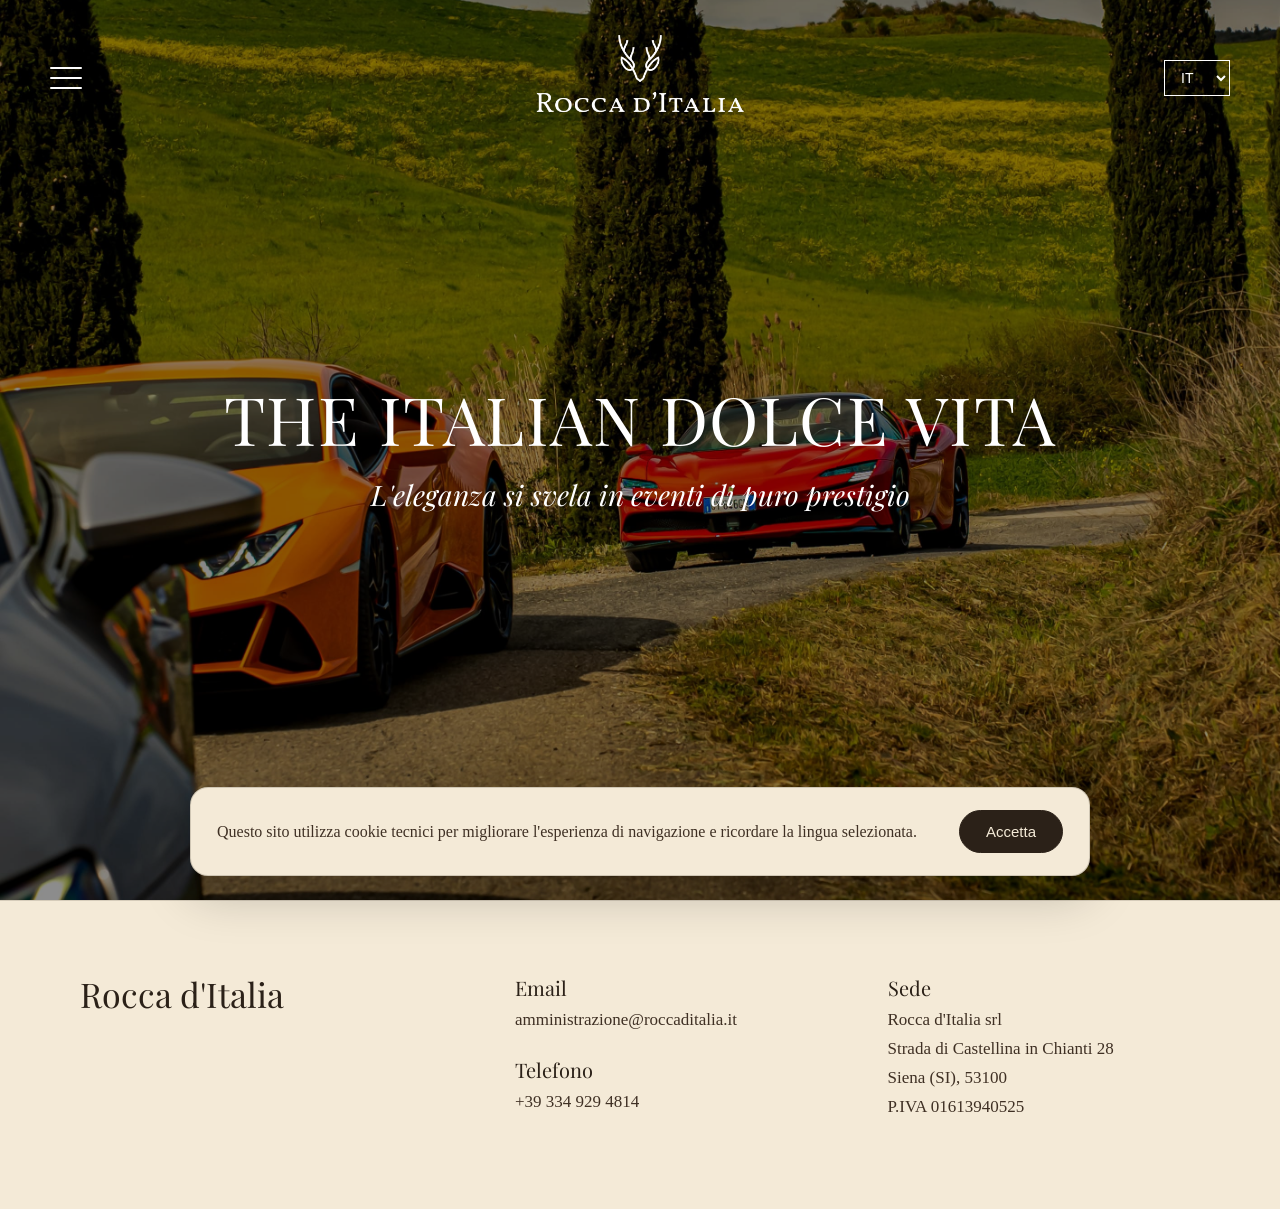
<file: index.html>
<!DOCTYPE html> 
<html lang="it">

<head>
  <meta charset="UTF-8">
  <meta name="viewport" content="width=device-width, initial-scale=1.0">
  <title>Rocca d'Italia</title>

  <link href="https://fonts.googleapis.com/css2?family=Playfair+Display:wght@400;500&display=swap" rel="stylesheet">
  <link rel="stylesheet" href="style.css">
</head>

<body>

  <header class="home-hero">

   <img 
  class="hero-video" 
  src="images/home-hero.jpg" 
  alt="Rocca d'Italia">

    <div class="hero-overlay"></div>

 <div class="top-bar">

  <details class="menu-dropdown">
    <summary class="hamburger-menu" aria-label="Apri menu">
      <span></span>
      <span></span>
      <span></span>
    </summary>

    <nav>
      <a href="index.html">Home</a>
      <a href="chi-siamo.html" data-it="Chi siamo" data-en="About us">Chi siamo</a>
      <a href="esperienze.html" data-it="Esperienze" data-en="Experiences">Esperienze</a>
      <a href="giardino-eden.html">Il Giardino dell'Eden</a>
      <a href="contatti.html" data-it="Contatti" data-en="Contacts">Contatti</a>
    </nav>
  </details>

  <img class="logo" src="images/logo-rocca.webp" alt="Logo Rocca d'Italia">

  <select class="language-selector" id="languageSelect">
    <option value="it">IT</option>
    <option value="en">EN</option>
  </select>

</div>

   <div class="hero-content">
  <h1>THE ITALIAN DOLCE VITA</h1>
  <p 
  class="hero-subtitle"
  data-it="L'eleganza si svela in eventi di puro prestigio"
  data-en="Elegance unfolds through events of pure prestige"
>
</p>
</div>

  </header>
<footer class="site-footer">

  <div class="site-footer-content">

    <div class="footer-brand">
      <h2>Rocca d'Italia</h2>
    </div>

    <div class="footer-contacts">
      <p>
        <strong>Email</strong><br>
        <a href="mailto:amministrazione@roccaditalia.it">amministrazione@roccaditalia.it</a>
      </p>

      <p>
        <strong data-it="Telefono" data-en="Phone number"></strong><br>
        <a href="tel:+393349294814">+39 334 929 4814</a>
      </p>
    </div>

    <div class="footer-address">
      <p>
        <strong data-it="Sede" data-en="Headquarters"></strong><br>
        Rocca d'Italia srl<br>
        Strada di Castellina in Chianti 28<br>
        Siena (SI), 53100<br>
        P.IVA 01613940525
      </p>
    </div>

  </div>

</footer>
  <script src="script.js"></script>

</body>

</html>
</file>
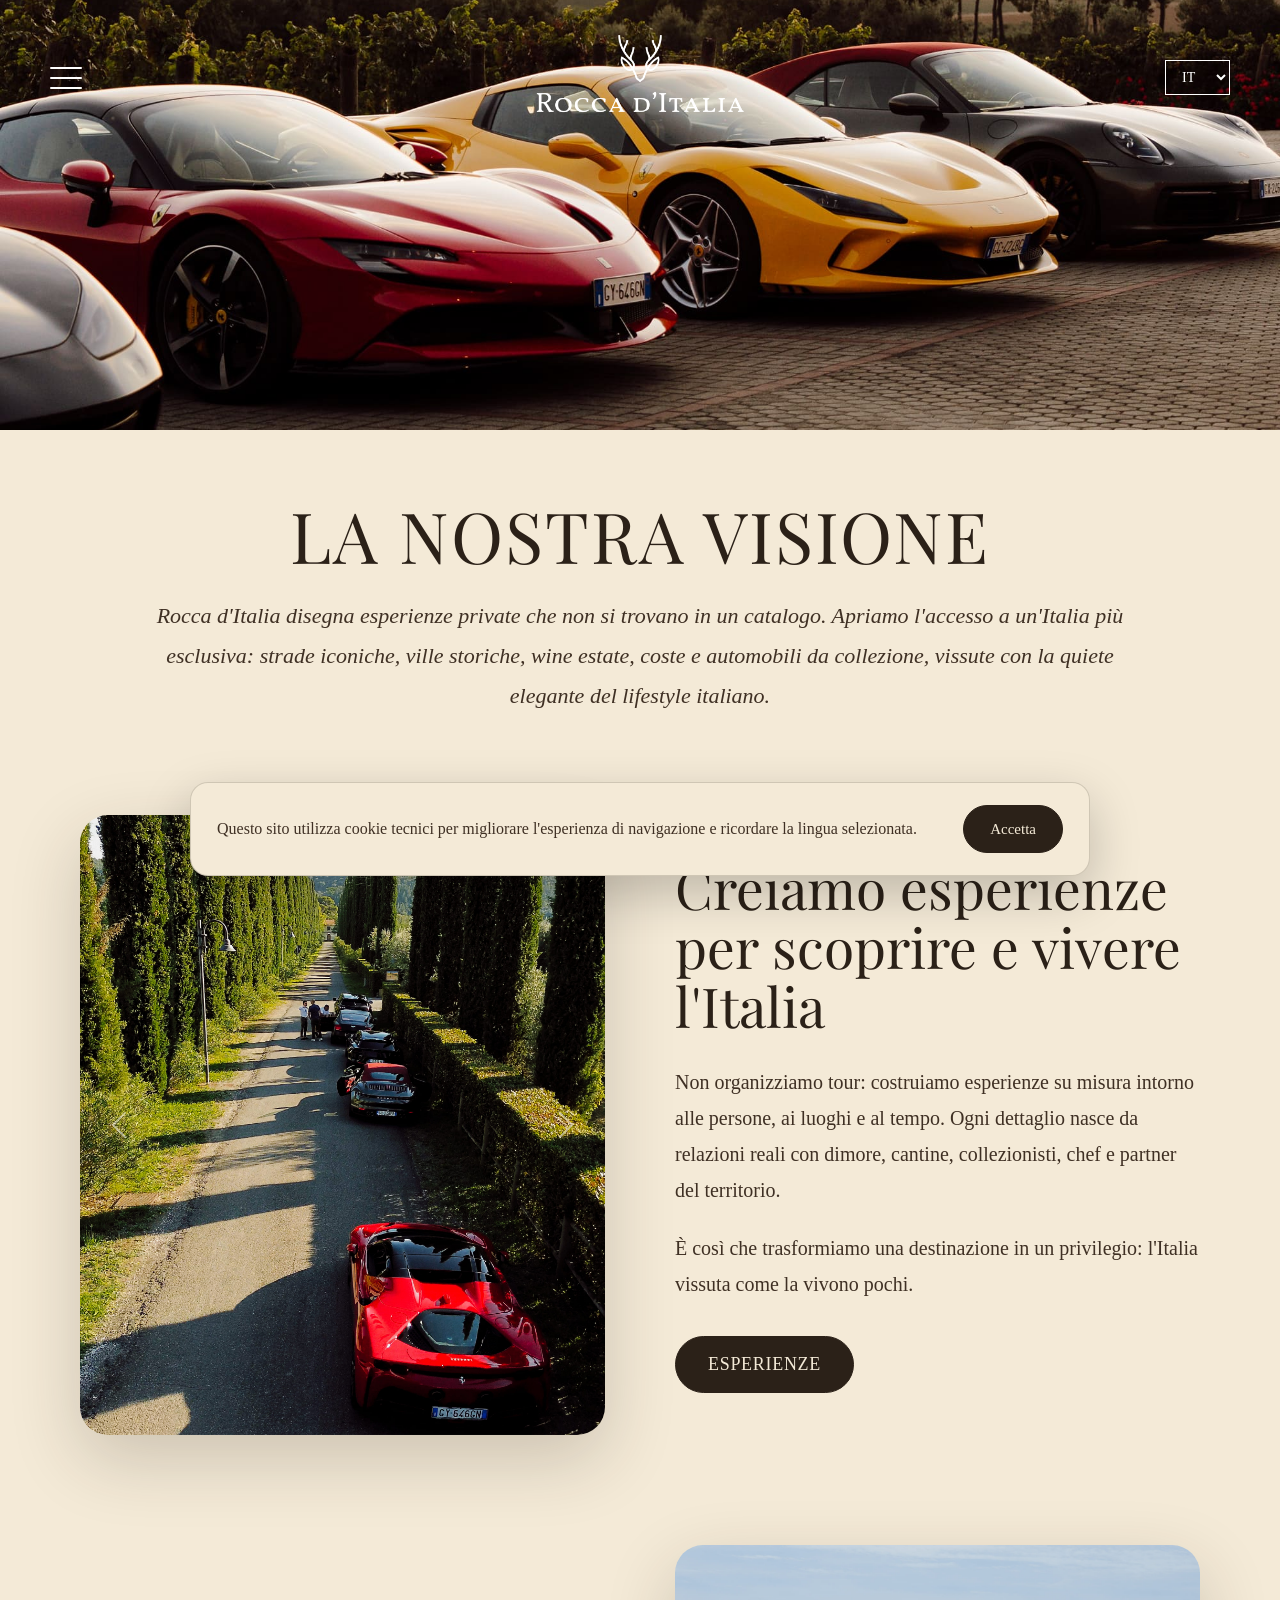
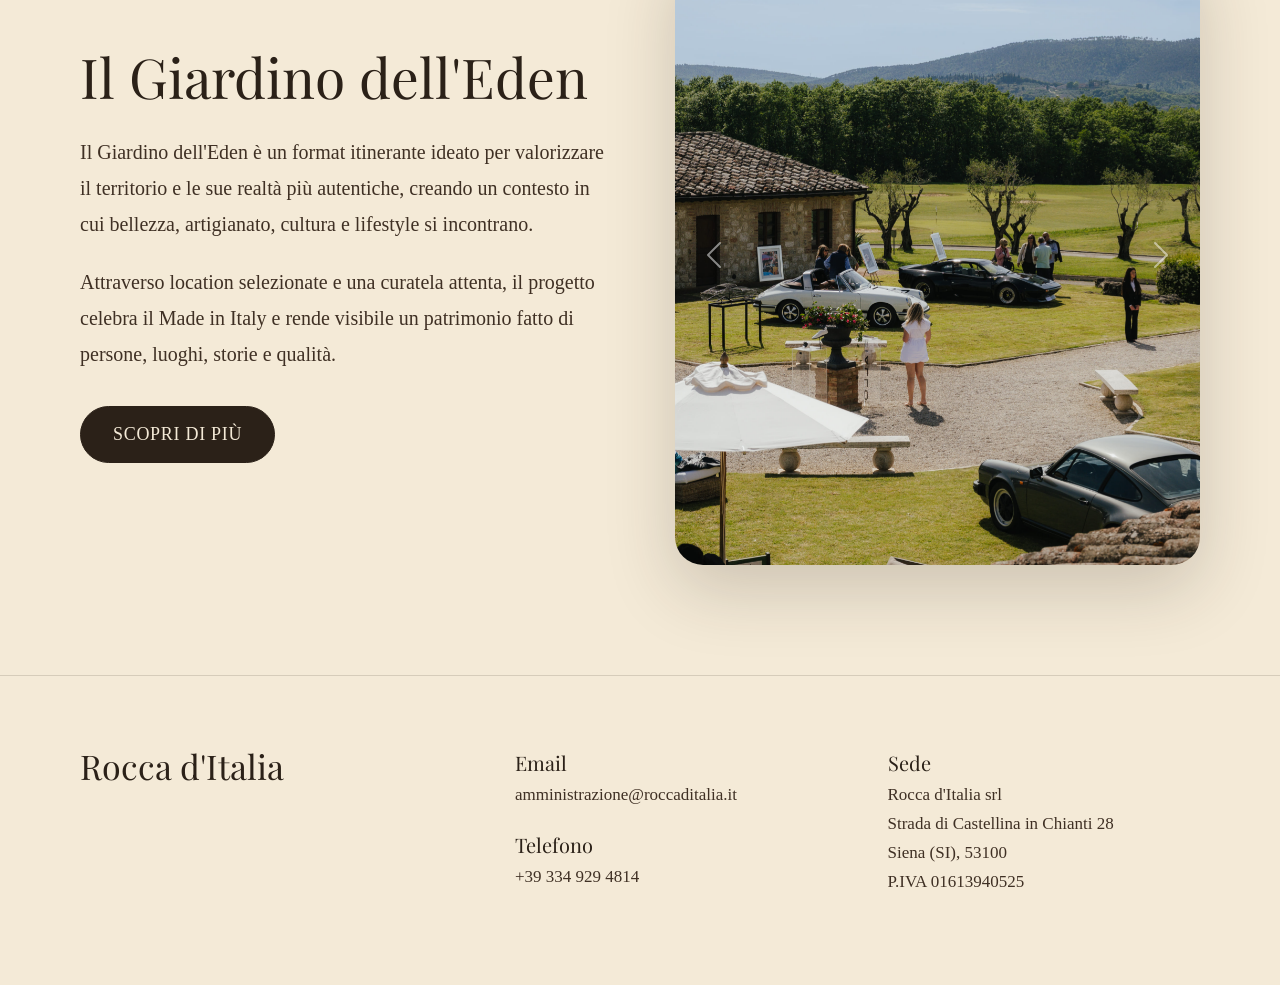
<file: chi-siamo.html>
<!DOCTYPE html>
<html lang="it">

<head>
  <meta charset="UTF-8">
  <meta name="viewport" content="width=device-width, initial-scale=1.0">
  <title>Chi siamo | Rocca d'Italia</title>

  <link href="https://fonts.googleapis.com/css2?family=Playfair+Display:wght@400;500&display=swap" rel="stylesheet">
  <link href="https://cdn.jsdelivr.net/npm/bootstrap@5.3.8/dist/css/bootstrap.min.css" rel="stylesheet">
  <link rel="stylesheet" href="style.css">
</head>

<body>

  <header class="about-banner">

    <img src="images/chi-banner.jpg" alt="Rocca d'Italia" class="about-banner-image">

    <div class="top-bar">
      <details class="menu-dropdown">
        <summary class="hamburger-menu" aria-label="Apri menu">
          <span></span>
          <span></span>
          <span></span>
        </summary>

        <nav>
          <a href="index.html">Home</a>
          <a href="chi-siamo.html" data-it="Chi siamo" data-en="About us">Chi siamo</a>
          <a href="esperienze.html" data-it="Esperienze" data-en="Experiences">Esperienze</a>
          <a href="giardino-eden.html">Il Giardino dell'Eden</a>
          <a href="contatti.html" data-it="Contatti" data-en="Contacts">Contatti</a>
        </nav>
      </details>

      <img class="logo" src="images/logo-rocca.webp" alt="Logo Rocca d'Italia">

      <select class="language-selector" id="languageSelect">
        <option value="it">IT</option>
        <option value="en">EN</option>
      </select>
    </div>

  </header>

  <section class="vision-intro">
<h1 
  data-it="LA NOSTRA VISIONE"
  data-en="OUR VISION"
>
  LA NOSTRA VISIONE
</h1>

    <p>
      <em
        data-it="Rocca d'Italia disegna esperienze private che non si trovano in un catalogo. Apriamo l'accesso a un'Italia più esclusiva: strade iconiche, ville storiche, wine estate, coste e automobili da collezione, vissute con la quiete elegante del lifestyle italiano."
        data-en="Rocca d'Italia designs private experiences that cannot be found in a catalogue. We open access to a more exclusive Italy: iconic roads, historic villas, wine estates, coastlines and collector cars, experienced through the quiet elegance of the Italian lifestyle."
      >
      </em>
    </p>
  </section>

  <main class="about-page">

    <section class="about-split-section">

      <div id="experienceCarousel" class="carousel slide about-custom-carousel" data-bs-ride="carousel">
        <div class="carousel-inner">

          <div class="carousel-item active">
            <img src="images/chi-exp-1.jpg" class="d-block w-100 about-carousel-image" alt="Esperienze Rocca d'Italia">
          </div>

          <div class="carousel-item">
            <img src="images/chi-exp-2.jpg" class="d-block w-100 about-carousel-image" alt="Esperienze in Italia">
          </div>

          <div class="carousel-item">
            <img src="images/chi-exp-3.jpg" class="d-block w-100 about-carousel-image" alt="Esperienze su misura">
          </div>

        </div>

        <button class="carousel-control-prev" type="button" data-bs-target="#experienceCarousel" data-bs-slide="prev">
          <span class="carousel-control-prev-icon" aria-hidden="true"></span>
          <span class="visually-hidden">Precedente</span>
        </button>

        <button class="carousel-control-next" type="button" data-bs-target="#experienceCarousel" data-bs-slide="next">
          <span class="carousel-control-next-icon" aria-hidden="true"></span>
          <span class="visually-hidden">Successiva</span>
        </button>
      </div>

      <div class="about-text-block">
<h2
  data-it="Creiamo esperienze per scoprire e vivere l'Italia"
  data-en="We create experiences to discover and live Italy"
>
  Creiamo esperienze per scoprire e vivere l'Italia
</h2>

        <p
          data-it="Non organizziamo tour: costruiamo esperienze su misura intorno alle persone, ai luoghi e al tempo. Ogni dettaglio nasce da relazioni reali con dimore, cantine, collezionisti, chef e partner del territorio."
          data-en="We do not simply organize tours: we build tailor-made experiences around people, places and time. Every detail comes from real relationships with residences, wineries, collectors, chefs and local partners."
        >
        </p>

        <p
          data-it="È così che trasformiamo una destinazione in un privilegio: l'Italia vissuta come la vivono pochi."
          data-en="This is how we turn a destination into a privilege: Italy experienced as only a few live it."
        >
        </p>

        <a 
          href="esperienze.html" 
          class="about-link-button"
          data-it="ESPERIENZE"
          data-en="EXPERIENCES"
        >
        </a>
      </div>

    </section>

    <section class="about-split-section reverse-layout">

      <div class="about-text-block">
        <h2
          data-it="Il Giardino dell'Eden"
          data-en="Il Giardino dell'Eden"
        > IL GIARDINO DELL'EDEN
        </h2>

        <p
          data-it="Il Giardino dell'Eden è un format itinerante ideato per valorizzare il territorio e le sue realtà più autentiche, creando un contesto in cui bellezza, artigianato, cultura e lifestyle si incontrano."
          data-en="Il Giardino dell'Eden is an itinerant format designed to enhance the territory and its most authentic realities, creating a context where beauty, craftsmanship, culture and lifestyle meet."
        >
        </p>

        <p
          data-it="Attraverso location selezionate e una curatela attenta, il progetto celebra il Made in Italy e rende visibile un patrimonio fatto di persone, luoghi, storie e qualità."
          data-en="Through selected locations and careful curation, the project celebrates Made in Italy and brings visibility to a heritage made of people, places, stories and quality."
        >
        </p>

        <a 
          href="giardino-eden.html" 
          class="about-link-button"
          data-it="SCOPRI DI PIÙ"
          data-en="DISCOVER MORE"
        >
        </a>
      </div>

      <div id="edenCarousel" class="carousel slide about-custom-carousel" data-bs-ride="carousel">
        <div class="carousel-inner">

          <div class="carousel-item active">
            <img src="images/chi-eden-1.jpg" class="d-block w-100 about-carousel-image" alt="Il Giardino dell'Eden">
          </div>

          <div class="carousel-item">
            <img src="images/chi-eden-2.jpg" class="d-block w-100 about-carousel-image" alt="Made in Italy">
          </div>

          <div class="carousel-item">
            <img src="images/chi-eden-3.jpg" class="d-block w-100 about-carousel-image" alt="Territorio e bellezza">
          </div>

        </div>

        <button class="carousel-control-prev" type="button" data-bs-target="#edenCarousel" data-bs-slide="prev">
          <span class="carousel-control-prev-icon" aria-hidden="true"></span>
          <span class="visually-hidden">Precedente</span>
        </button>

        <button class="carousel-control-next" type="button" data-bs-target="#edenCarousel" data-bs-slide="next">
          <span class="carousel-control-next-icon" aria-hidden="true"></span>
          <span class="visually-hidden">Successiva</span>
        </button>
      </div>

    </section>

  </main>

  <footer class="site-footer">

    <div class="site-footer-content">

      <div class="footer-brand">
        <h2>Rocca d'Italia</h2>

      </div>

      <div class="footer-contacts">
        <p>
          <strong data-it="Email" data-en="Email">Email</strong><br>
          <a href="mailto:amministrazione@roccaditalia.it">
            amministrazione@roccaditalia.it
          </a>
        </p>

        <p>
          <strong data-it="Telefono" data-en="Phone number">Telefono</strong><br>
          <a href="tel:+393349294814">
            +39 334 929 4814
          </a>
        </p>
      </div>

      <div class="footer-address">
        <p>
          <strong data-it="Sede" data-en="Headquarters">Sede</strong><br>
          Rocca d'Italia srl<br>
          Strada di Castellina in Chianti 28<br>
          Siena (SI), 53100<br>
          <span data-it="P.IVA" data-en="VAT No.">P.IVA</span>
          01613940525
        </p>
      </div>

    </div>

  </footer>

  <script src="https://cdn.jsdelivr.net/npm/bootstrap@5.3.8/dist/js/bootstrap.bundle.min.js"></script>
  <script src="script.js"></script>

</body>

</html>
</file>
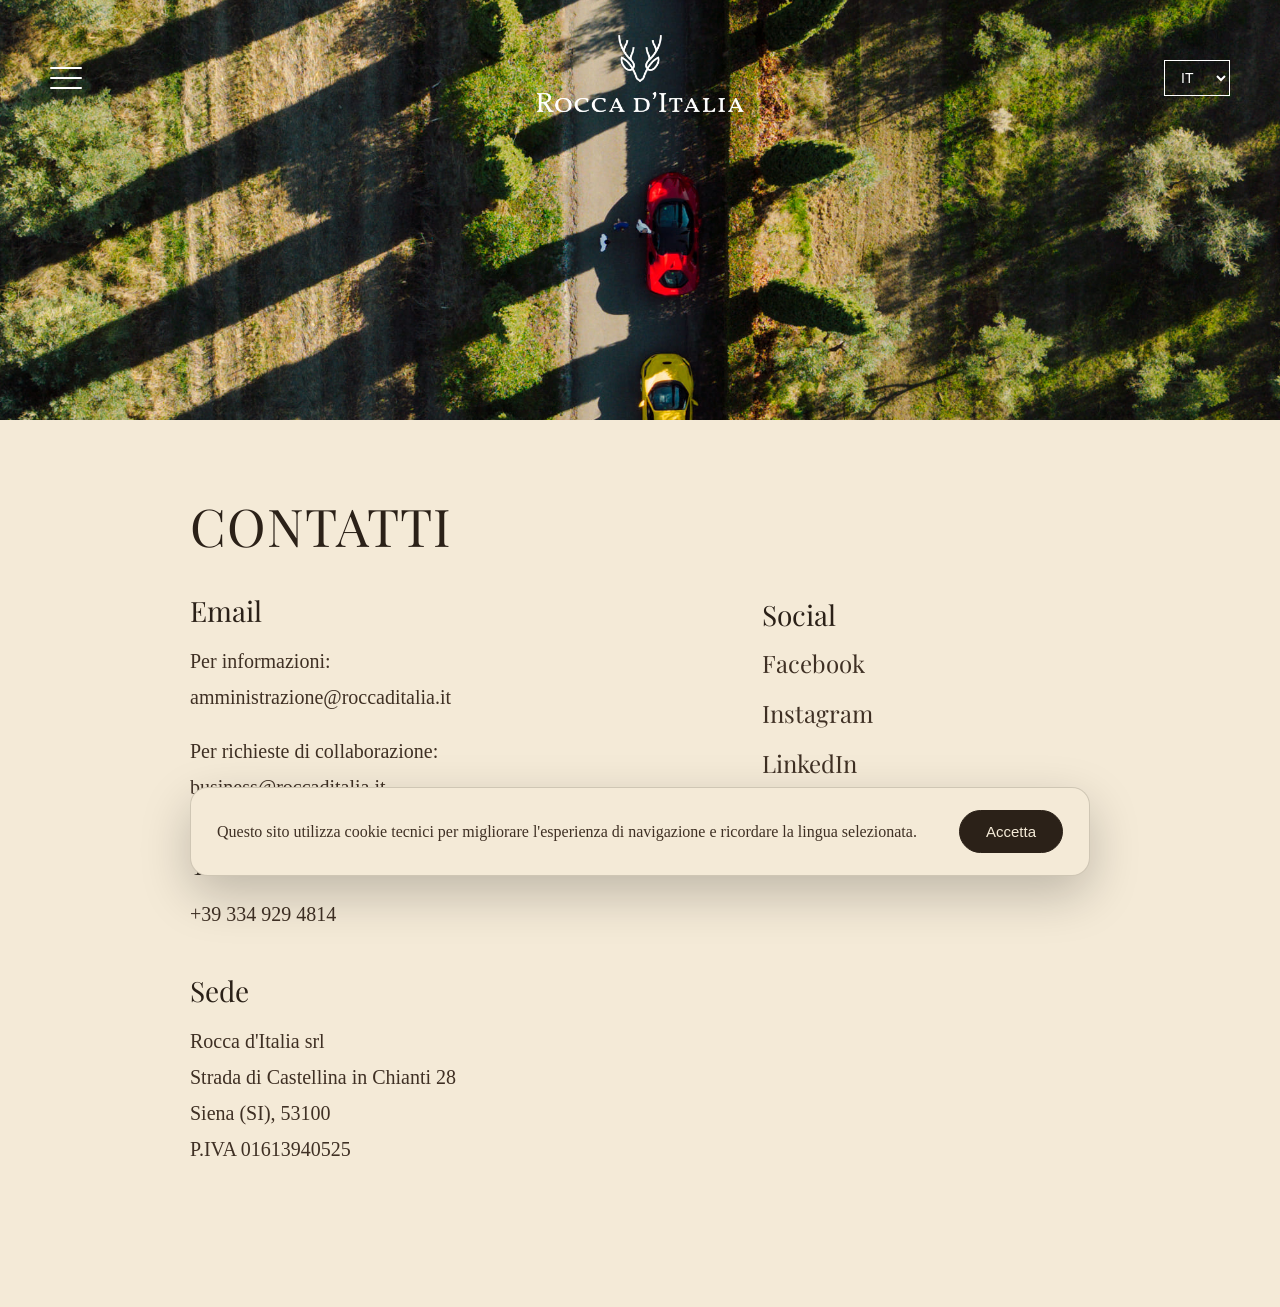
<file: contatti.html>
<!DOCTYPE html>
<html lang="it">

<head>
  <meta charset="UTF-8">
  <meta name="viewport" content="width=device-width, initial-scale=1.0">
  <title>Contatti | Rocca d'Italia</title>

  <link href="https://fonts.googleapis.com/css2?family=Playfair+Display:wght@400;500&display=swap" rel="stylesheet">
  <link rel="stylesheet" href="style.css">
</head>

<body>

  <header class="contacts-banner">

    <img 
      src="images/contatti-banner.jpg" 
      alt="Panorama Rocca d'Italia" 
      class="contacts-banner-image"
    >

    <div class="top-bar">

      <details class="menu-dropdown">
        <summary class="hamburger-menu" aria-label="Apri menu">
          <span></span>
          <span></span>
          <span></span>
        </summary>

        <nav>
          <a href="index.html">Home</a>
          <a href="chi-siamo.html" data-it="Chi siamo" data-en="About us">Chi siamo</a>
          <a href="esperienze.html" data-it="Esperienze" data-en="Experiences">Esperienze</a>
          <a href="giardino-eden.html">Il Giardino dell'Eden</a>
          <a href="contatti.html" data-it="Contatti" data-en="Contacts">Contatti</a>
        </nav>
      </details>

      <img class="logo" src="images/logo-rocca.webp" alt="Logo Rocca d'Italia">

      <select class="language-selector" id="languageSelect">
        <option value="it">IT</option>
        <option value="en">EN</option>
      </select>

    </div>

  </header>

  <main class="contacts-page">

    <section class="contacts-content">

      <h1 
        class="contacts-title"
        data-it="CONTATTI"
        data-en="CONTACTS"
      >CONTATTI
      </h1>

      <div class="contacts-grid">

        <div class="contacts-left">

          <div class="contact-block">
            <h2 data-it="Email" data-en="Email">Email</h2>

            <p>
              <span 
                data-it="Per informazioni:"
                data-en="For information:"
              >
              </span><br>

              <a href="mailto:amministrazione@roccaditalia.it">
                amministrazione@roccaditalia.it
              </a>
            </p>

            <p>
              <span 
                data-it="Per richieste di collaborazione:"
                data-en="For collaboration requests:"
              >
              </span><br>

              <a href="mailto:business@roccaditalia.it">
                business@roccaditalia.it
              </a>
            </p>
          </div>

          <div class="contact-block">
            <h2 
              data-it="Telefono"
              data-en="Phone number"
            >Telefono
            </h2>

            <p>
              <a href="tel:+393349294814">
                +39 334 929 4814
              </a>
            </p>
          </div>

          <div class="contact-block">
            <h2 
              data-it="Sede"
              data-en="Headquarters"
            >Sede
            </h2>

            <p>
              Rocca d'Italia srl<br>
              Strada di Castellina in Chianti 28<br>
              Siena (SI), 53100<br>
              <span 
                data-it="P.IVA"
                data-en="VAT No."
              >
                P.IVA
              </span>
              01613940525
            </p>
          </div>

        </div>

        <div class="contacts-right">

          <div class="contact-block social-block">
            <h2 data-it="Social" data-en="Social">Social</h2>

            <a 
              href="https://www.facebook.com/p/Rocca-dItalia-100072126802687/?_rdr" 
              target="_blank"
              rel="noopener noreferrer"
            >
              Facebook
            </a>

            <a 
              href="https://www.instagram.com/roccaditalia/" 
              target="_blank"
              rel="noopener noreferrer"
            >
              Instagram
            </a>

            <a 
              href="https://www.linkedin.com/company/roccaditalia/" 
              target="_blank"
              rel="noopener noreferrer"
            >
              LinkedIn
            </a>

            <a 
              href="https://www.youtube.com/channel/UCufHHm8k_iHREsIkq4flB4g" 
              target="_blank"
              rel="noopener noreferrer"
            >
              YouTube
            </a>
          </div>

        </div>

      </div>

    </section>

  </main>

  <script src="script.js"></script>

</body>

</html>
</file>
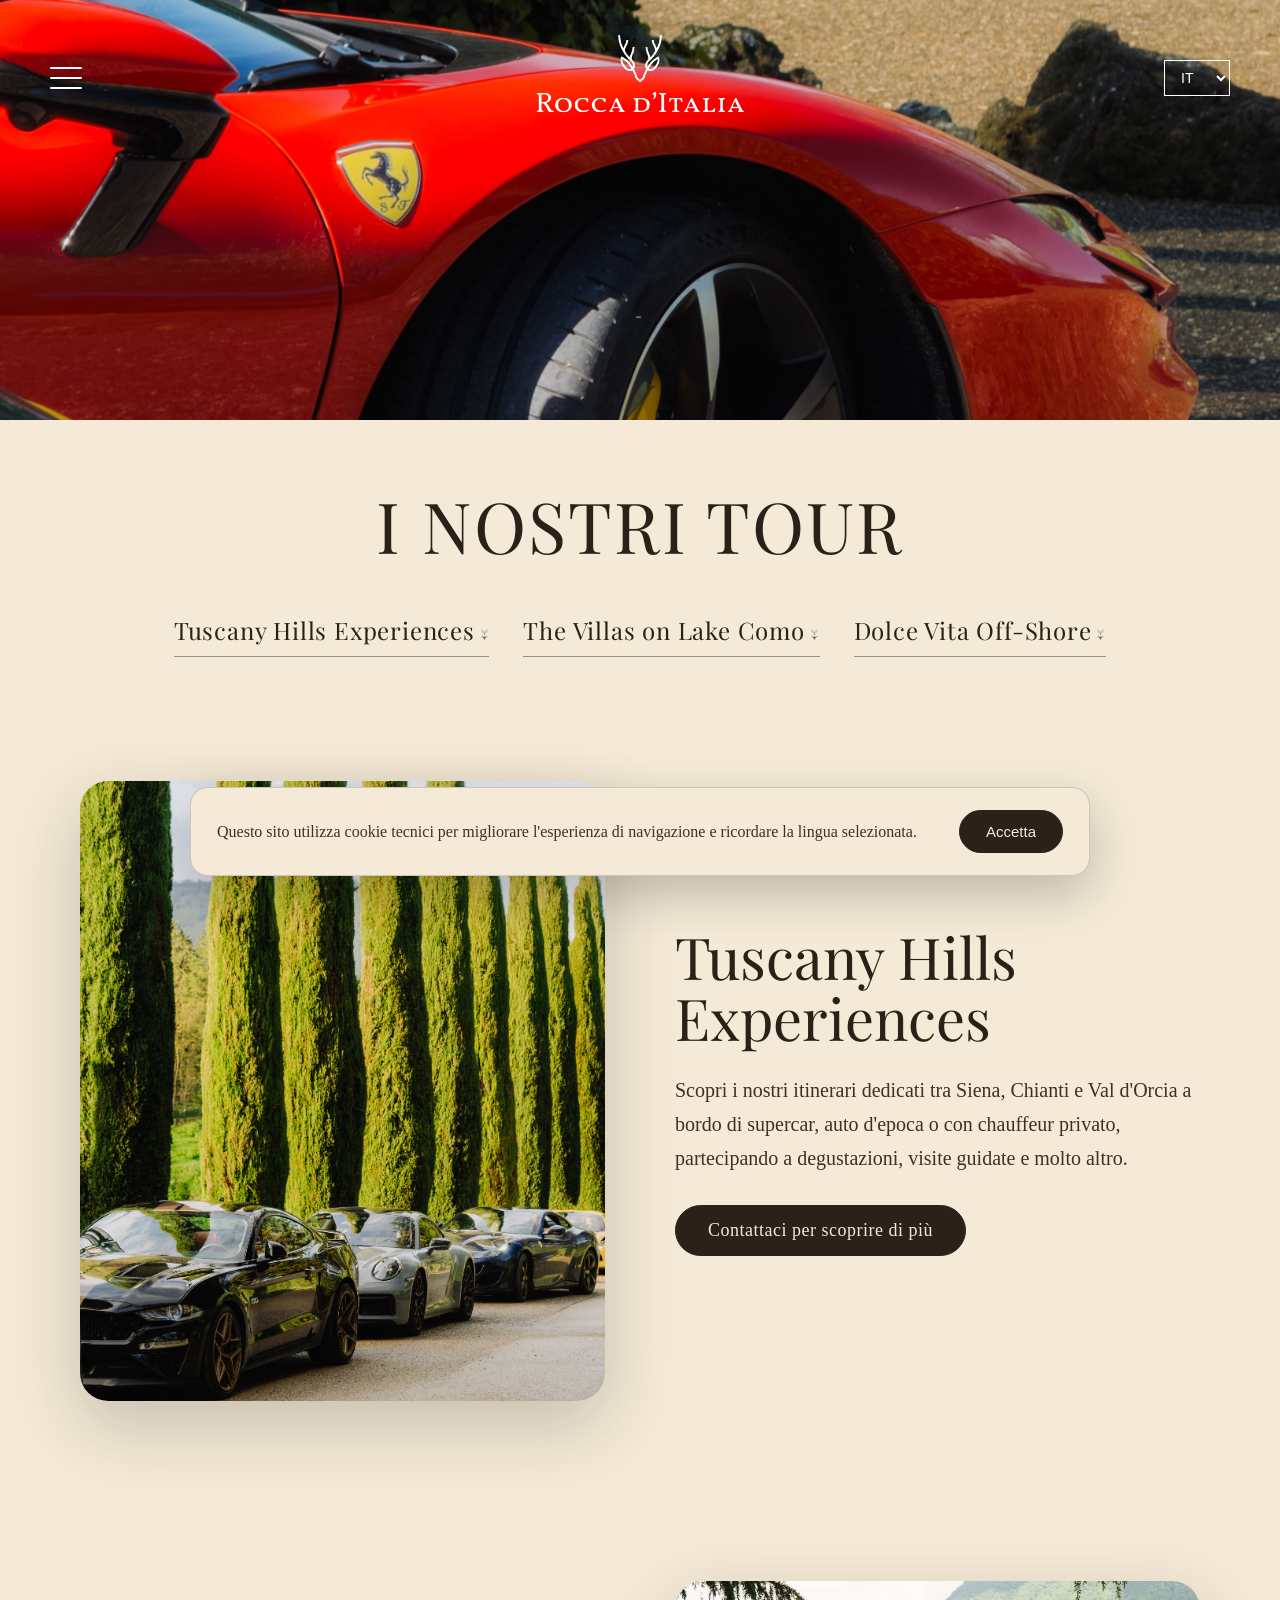
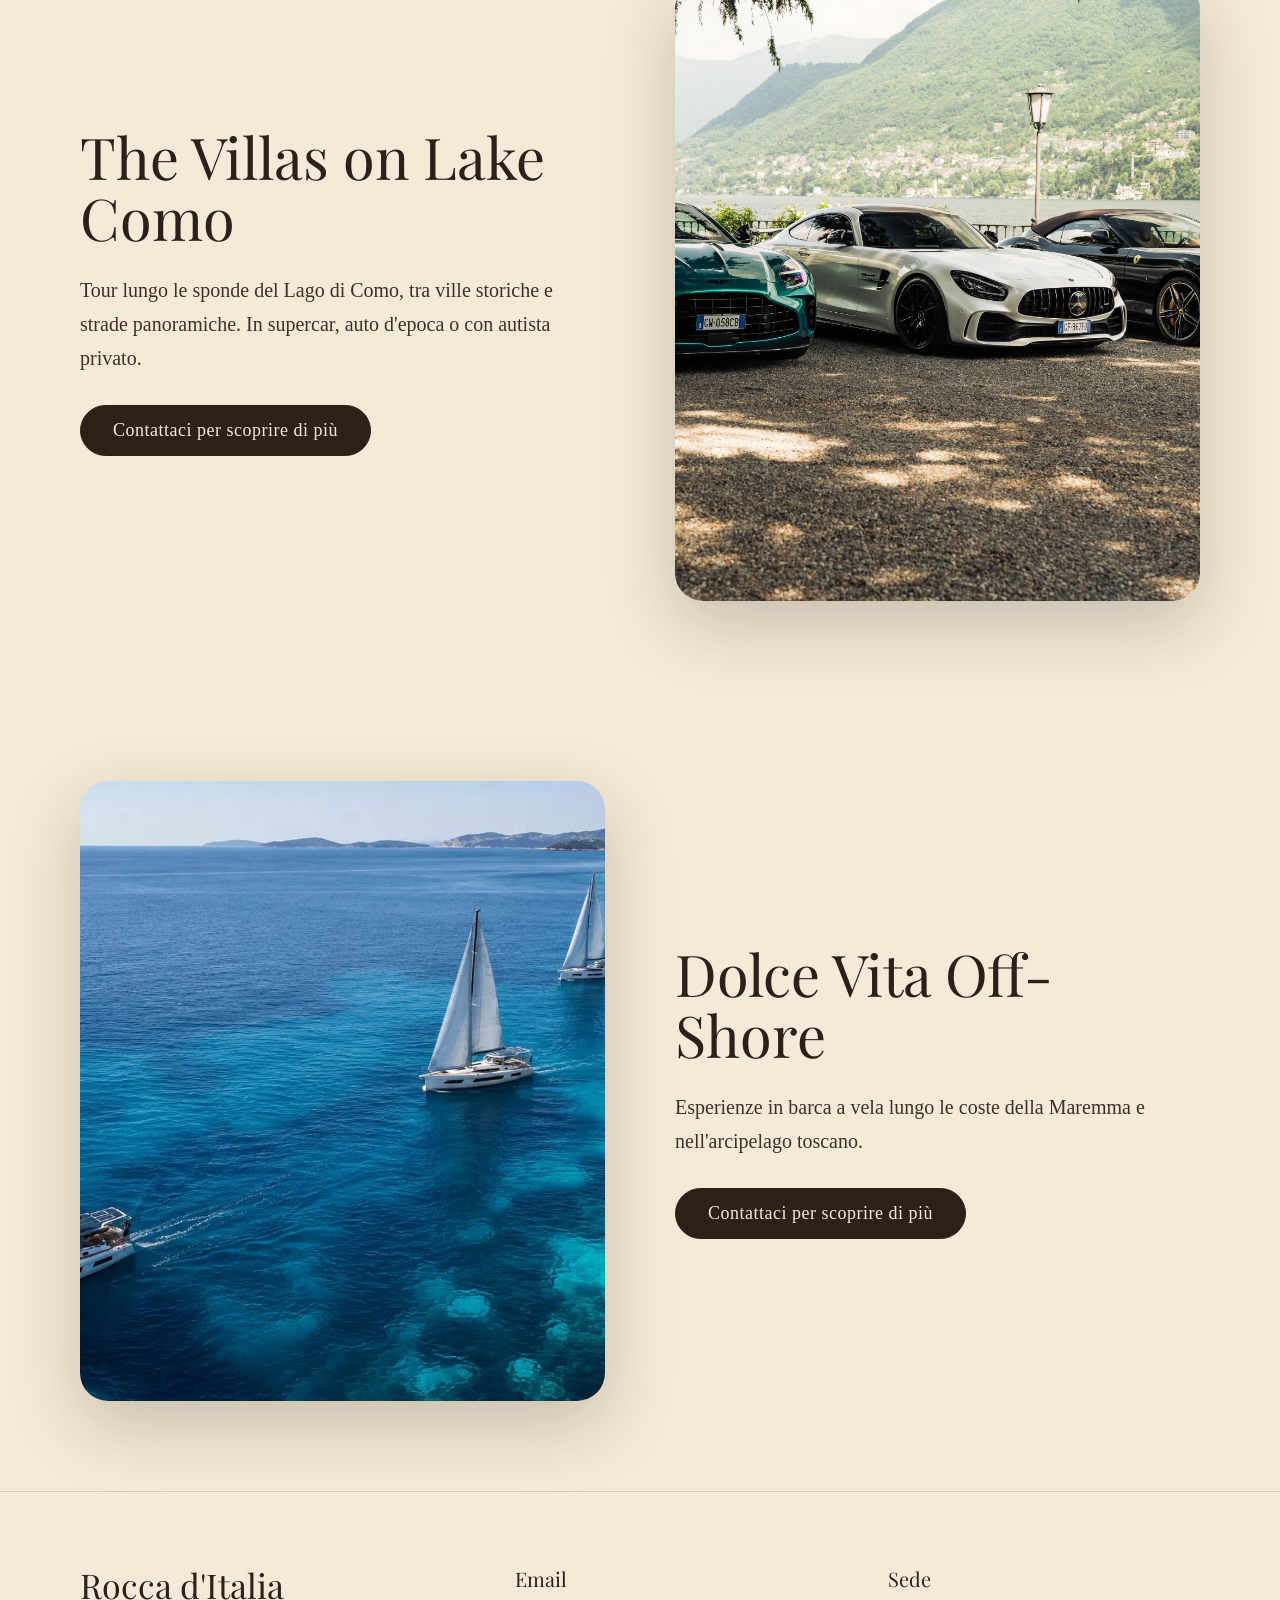
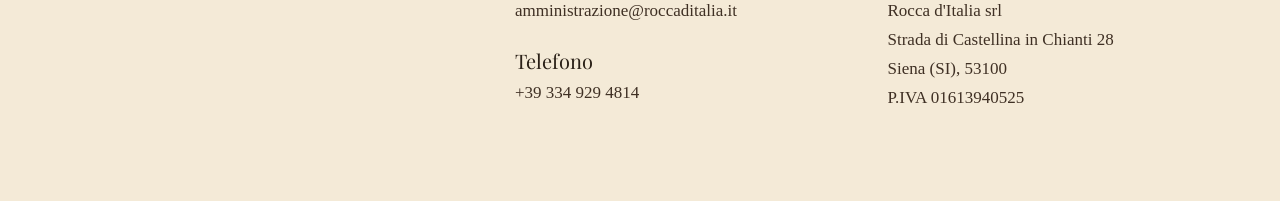
<file: esperienze.html>
<!DOCTYPE html>
<html lang="it">

<head>
  <meta charset="UTF-8">
  <meta name="viewport" content="width=device-width, initial-scale=1.0">
  <title>Esperienze | Rocca d'Italia</title>

  <link href="https://fonts.googleapis.com/css2?family=Playfair+Display:wght@400;500&display=swap" rel="stylesheet">
  <link rel="stylesheet" href="style.css">
</head>

<body>

  <header class="experiences-banner">

    <img 
      src="images/esperienze-banner.jpg" 
      alt="Esperienze Rocca d'Italia" 
      class="experiences-banner-image"
    >

    <div class="top-bar">

      <details class="menu-dropdown">
        <summary class="hamburger-menu" aria-label="Apri menu">
          <span></span>
          <span></span>
          <span></span>
        </summary>

        <nav>
          <a href="index.html">Home</a>
          <a href="chi-siamo.html" data-it="Chi siamo" data-en="About us">Chi siamo</a>
          <a href="esperienze.html" data-it="Esperienze" data-en="Experiences">Esperienze</a>
          <a href="giardino-eden.html">Il Giardino dell'Eden</a>
          <a href="contatti.html" data-it="Contatti" data-en="Contacts">Contatti</a>
        </nav>
      </details>

      <img class="logo" src="images/logo-rocca.webp" alt="Logo Rocca d'Italia">

      <select class="language-selector" id="languageSelect">
        <option value="it">IT</option>
        <option value="en">EN</option>
      </select>

    </div>

  </header>
<section class="experiences-title-section">
  <h1 
  data-it="I NOSTRI TOUR" 
  data-en="OUR TOURS"
>
  I NOSTRI TOUR
</h1>
</section>
<div class="experiences-links">
  <a href="#tuscany-hills">Tuscany Hills Experiences</a>
  <a href="#lake-como">The Villas on Lake Como</a>
  <a href="#off-shore">Dolce Vita Off-Shore</a>
</div>

  <main class="experiences-page">

    <section class="experience-detail" id="tuscany-hills">

      <div class="experience-detail-image">
        <img src="images/tuscany-hills.jpg" alt="Tuscany Hills Experiences">
      </div>

      <div class="experience-detail-text">
        <h2>Tuscany Hills Experiences</h2>

      <p 
  data-it="Scopri i nostri itinerari dedicati tra Siena, Chianti e Val d'Orcia a bordo di supercar, auto d'epoca o con chauffeur privato, partecipando a degustazioni, visite guidate e molto altro."
  data-en="Discover our dedicated itineraries across Siena, Chianti and Val d'Orcia aboard supercars, classic cars or with a private chauffeur, taking part in wine tastings, guided visits and much more."
>
  Scopri i nostri itinerari dedicati tra Siena, Chianti e Val d'Orcia a bordo di supercar, auto d'epoca o con chauffeur privato, partecipando a degustazioni, visite guidate e molto altro.
</p>

<a 
  href="contatti.html" 
  class="contact-button"
  data-it="Contattaci per scoprire di più"
  data-en="Contact us to discover more"
>
  Contattaci per scoprire di più
</a>

      </div>

    </section>

<section class="experience-detail" id="lake-como">

  <div class="experience-detail-text">
    <h2>The Villas on Lake Como</h2>

    <p>
      Tour lungo le sponde del Lago di Como, tra ville storiche e strade panoramiche.
      In supercar, auto d'epoca o con autista privato.
    </p>

    <a 
  href="contatti.html" 
  class="contact-button"
  data-it="Contattaci per scoprire di più"
  data-en="Contact us to discover more"
>
</a>
  </div>

  <div class="experience-detail-image">
    <img src="images/lake-como.jpg" alt="The Villas on Lake Como">
  </div>

</section>

<section class="experience-detail" id="off-shore">

  <div class="experience-detail-image">
    <img src="images/dolce-vita-offshore.jpg" alt="Dolce Vita Off-Shore">
  </div>

  <div class="experience-detail-text">
    <h2>Dolce Vita Off-Shore</h2>

    <p>
      Esperienze in barca a vela lungo le coste della Maremma e nell'arcipelago toscano.
    </p>

    <a href="contatti.html" class="contact-button">Contattaci per scoprire di più</a>
  </div>

</section>

  </main>
<footer class="site-footer">

  <div class="site-footer-content">

    <div class="footer-brand">
      <h2>Rocca d'Italia</h2>
    </div>

    <div class="footer-contacts">
      <p>
        <strong>Email</strong><br>
        <a href="mailto:amministrazione@roccaditalia.it">amministrazione@roccaditalia.it</a>
      </p>

      <p>
        <strong data-it="Telefono" data-en="Phone number"></strong><br>
        <a href="tel:+393349294814">+39 334 929 4814</a>
      </p>
    </div>

    <div class="footer-address">
      <p>
        <strong data-it="Sede" data-en="Headquarters"></strong><br>
        Rocca d'Italia srl<br>
        Strada di Castellina in Chianti 28<br>
        Siena (SI), 53100<br>
        P.IVA 01613940525
      </p>
    </div>

  </div>

</footer>
  <script src="script.js"></script>

</body>

</html>
</file>
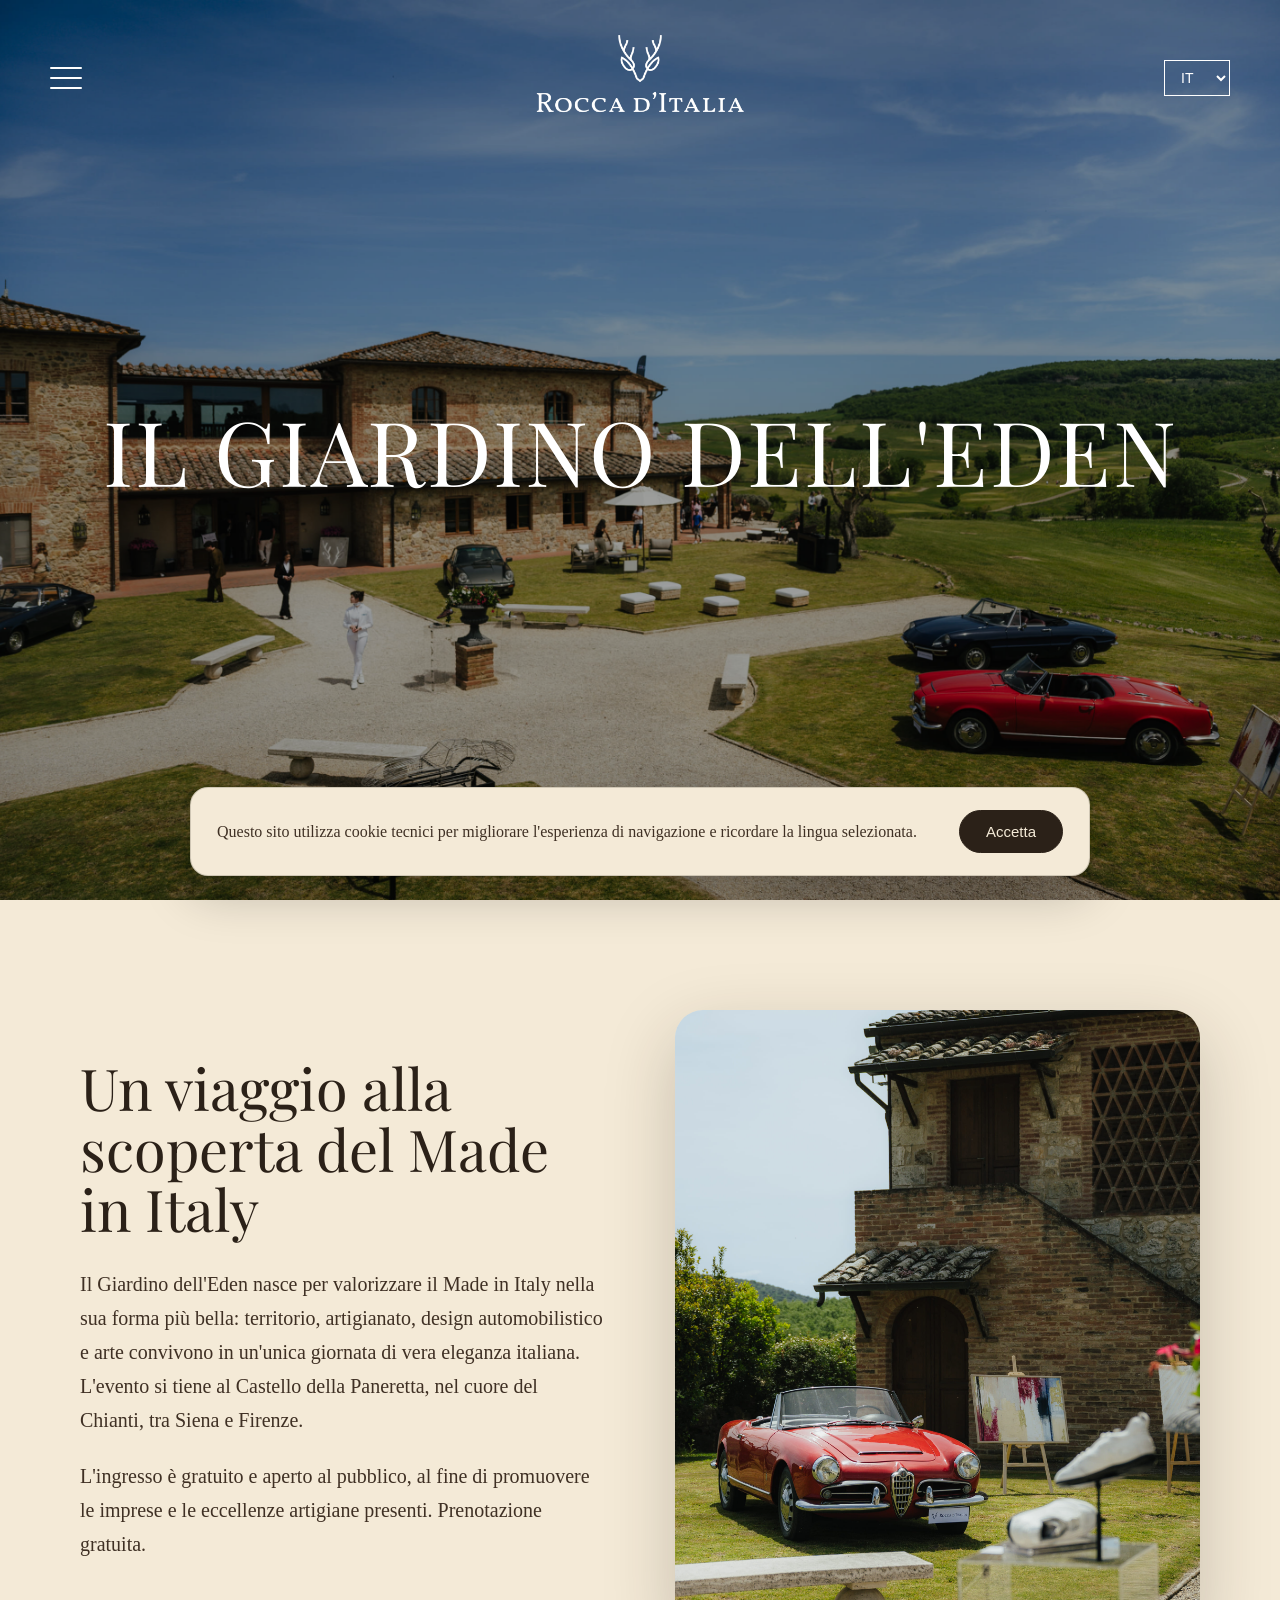
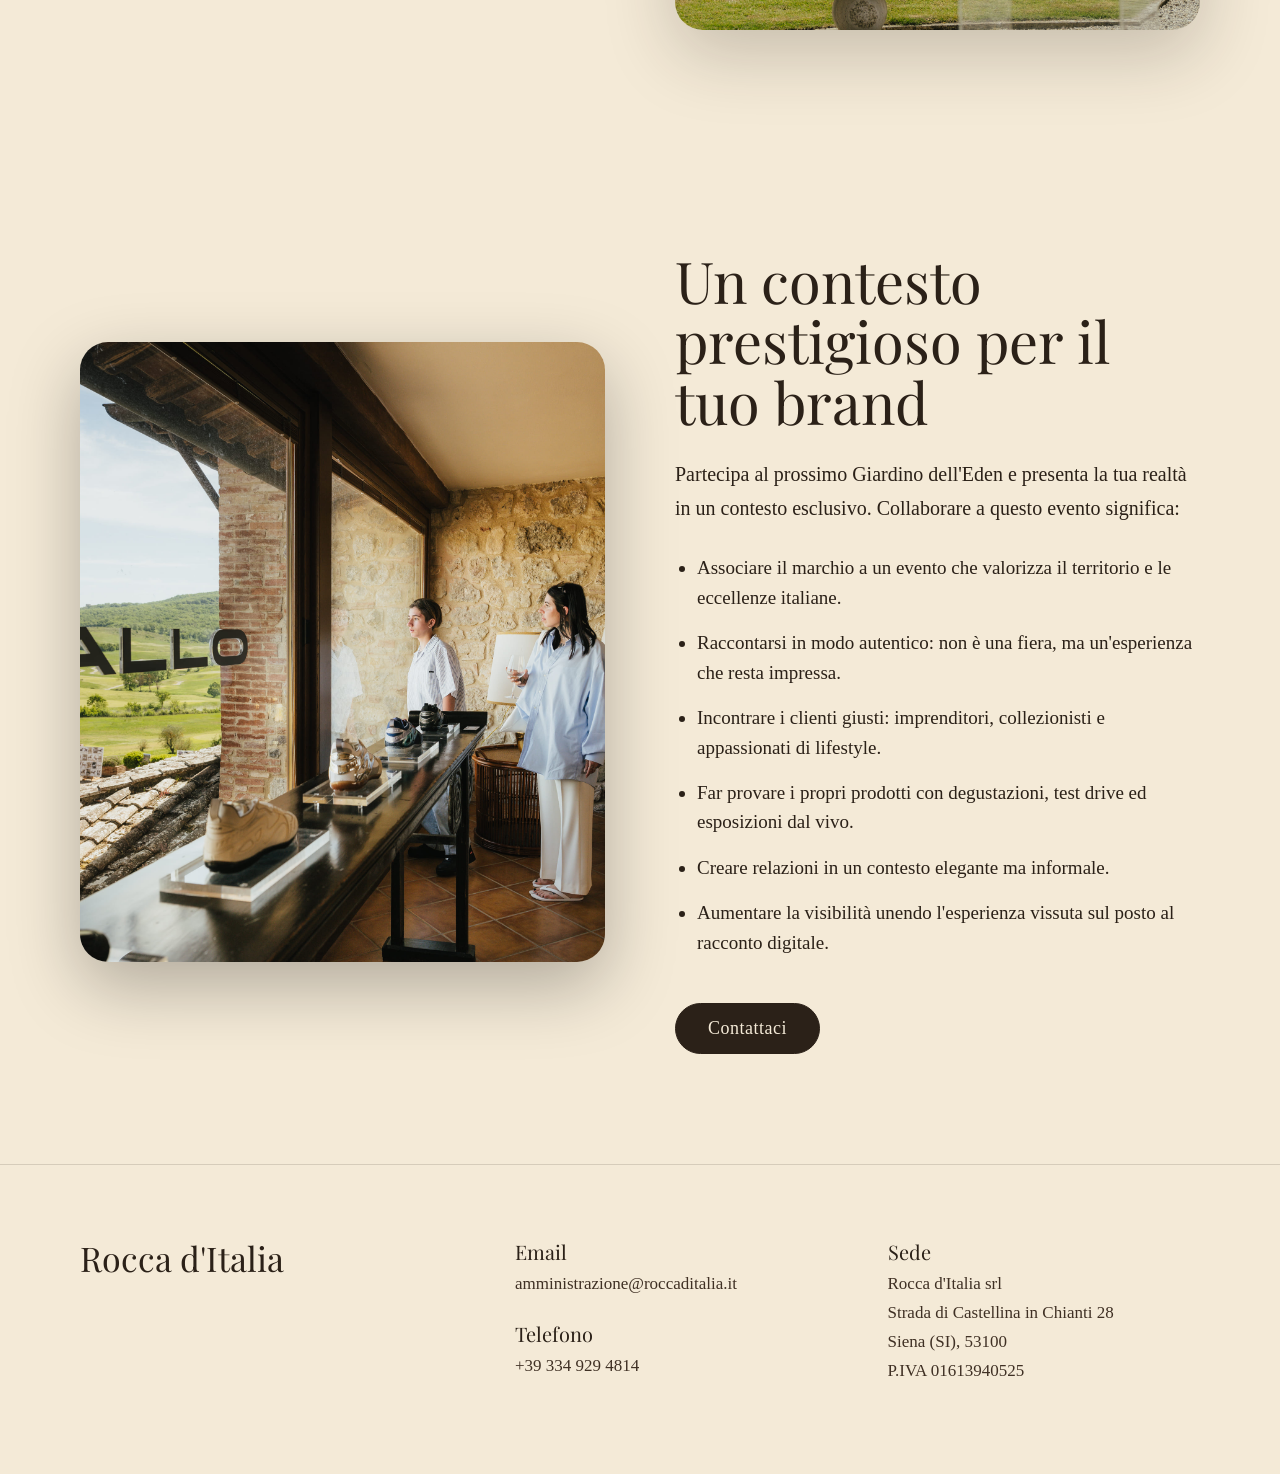
<file: giardino-eden.html>
<!DOCTYPE html>
<html lang="it">

<head>
  <meta charset="UTF-8">
  <meta name="viewport" content="width=device-width, initial-scale=1.0">
  <title>Il Giardino dell'Eden | Rocca d'Italia</title>

  <link href="https://fonts.googleapis.com/css2?family=Playfair+Display:wght@400;500&display=swap" rel="stylesheet">
  <link rel="stylesheet" href="style.css">
</head>

<body>

  <header class="garden-page-hero">

    <img 
      class="garden-page-image" 
      src="images/giardino-eden.jpg" 
      alt="Il Giardino dell'Eden - evento Rocca d'Italia"
    >

    <div class="garden-page-overlay"></div>

    <div class="top-bar">

      <details class="menu-dropdown">
        <summary class="hamburger-menu" aria-label="Apri menu">
          <span></span>
          <span></span>
          <span></span>
        </summary>

        <nav>
          <a href="index.html">Home</a>
          <a href="chi-siamo.html" data-it="Chi siamo" data-en="About us">Chi siamo</a>
          <a href="esperienze.html" data-it="Esperienze" data-en="Experiences">Esperienze</a>
          <a href="giardino-eden.html">Il Giardino dell'Eden</a>
          <a href="contatti.html" data-it="Contatti" data-en="Contacts">Contatti</a>
        </nav>
      </details>

      <img class="logo" src="images/logo-rocca.webp" alt="Logo Rocca d'Italia">

      <select class="language-selector" id="languageSelect">
        <option value="it">IT</option>
        <option value="en">EN</option>
      </select>

    </div>

    <div class="garden-page-title">
      <h1>IL GIARDINO DELL'EDEN</h1>
    </div>

  </header>

  <main>

    <section class="garden-intro">

      <div class="garden-intro-text">

        <h2 
          data-it="Un viaggio alla scoperta del Made in Italy"
          data-en="A journey into Made in Italy"
        >
          Un viaggio alla scoperta del Made in Italy
        </h2>

        <p 
          data-it="Il Giardino dell'Eden nasce per valorizzare il Made in Italy nella sua forma più bella: territorio, artigianato, design automobilistico e arte convivono in un'unica giornata di vera eleganza italiana. L'evento si tiene al Castello della Paneretta, nel cuore del Chianti, tra Siena e Firenze."
          data-en="Il Giardino dell'Eden was created to celebrate Made in Italy in its most refined form: territory, craftsmanship, automotive design and art come together in a single day of true Italian elegance. The event takes place at Castello della Paneretta, in the heart of Chianti, between Siena and Florence."
        >
          Il Giardino dell'Eden nasce per valorizzare il Made in Italy nella sua forma più bella:
          territorio, artigianato, design automobilistico e arte convivono in un'unica giornata
          di vera eleganza italiana. L'evento si tiene al Castello della Paneretta, nel cuore
          del Chianti, tra Siena e Firenze.
        </p>

        <p 
          data-it="L'ingresso è gratuito e aperto al pubblico, al fine di promuovere le imprese e le eccellenze artigiane presenti. Prenotazione gratuita."
          data-en="Admission is free and open to the public, with the aim of promoting the companies and artisanal excellences taking part in the event. Free reservation required."
        >
          L'ingresso è gratuito e aperto al pubblico, al fine di promuovere le imprese e le
          eccellenze artigiane presenti. Prenotazione gratuita.
        </p>

      </div>

      <div class="garden-intro-image">
        <img 
          src="images/giardino-made-in-italy.jpg" 
          alt="Auto d'epoca e artigianato al Giardino dell'Eden"
        >
      </div>

    </section>

    <section class="garden-brand">

      <div class="garden-brand-image">
        <img 
          src="images/giardino-brand.jpg" 
          alt="Brand e artigianato al Giardino dell'Eden"
        >
      </div>

      <div class="garden-brand-text">

        <h2 
          data-it="Un contesto prestigioso per il tuo brand"
          data-en="A prestigious setting for your brand"
        >
          Un contesto prestigioso per il tuo brand
        </h2>

        <p 
          class="garden-brand-subtitle"
          data-it="Partecipa al prossimo Giardino dell'Eden e presenta la tua realtà in un contesto esclusivo. Collaborare a questo evento significa:"
          data-en="Take part in the next edition of Il Giardino dell'Eden and present your brand in an exclusive setting. Collaborating with this event means:"
        >
          Partecipa al prossimo Giardino dell'Eden e presenta la tua realtà in un contesto esclusivo.
          Collaborare a questo evento significa:
        </p>

        <ul>
          <li 
            data-it="Associare il marchio a un evento che valorizza il territorio e le eccellenze italiane."
            data-en="Associating your brand with an event that enhances the territory and Italian excellence."
          >
            Associare il marchio a un evento che valorizza il territorio e le eccellenze italiane.
          </li>

          <li 
            data-it="Raccontarsi in modo autentico: non è una fiera, ma un'esperienza che resta impressa."
            data-en="Presenting your identity authentically: this is not a trade fair, but an experience designed to be remembered."
          >
            Raccontarsi in modo autentico: non è una fiera, ma un'esperienza che resta impressa.
          </li>

          <li 
            data-it="Incontrare i clienti giusti: imprenditori, collezionisti e appassionati di lifestyle."
            data-en="Meeting the right audience: entrepreneurs, collectors and lifestyle enthusiasts."
          >
            Incontrare i clienti giusti: imprenditori, collezionisti e appassionati di lifestyle.
          </li>

          <li 
            data-it="Far provare i propri prodotti con degustazioni, test drive ed esposizioni dal vivo."
            data-en="Letting guests experience your products through tastings, test drives and live exhibitions."
          >
            Far provare i propri prodotti con degustazioni, test drive ed esposizioni dal vivo.
          </li>

          <li 
            data-it="Creare relazioni in un contesto elegante ma informale."
            data-en="Creating relationships in an elegant yet informal setting."
          >
            Creare relazioni in un contesto elegante ma informale.
          </li>

          <li 
            data-it="Aumentare la visibilità unendo l'esperienza vissuta sul posto al racconto digitale."
            data-en="Increasing visibility by combining the on-site experience with digital storytelling."
          >
            Aumentare la visibilità unendo l'esperienza vissuta sul posto al racconto digitale.
          </li>
        </ul>

        <a 
          href="contatti.html" 
          class="contact-button garden-contact-button"
          data-it="Contattaci"
          data-en="Contact us"
        >
          Contattaci
        </a>

      </div>

    </section>

  </main>

  <footer class="site-footer">

    <div class="site-footer-content">

      <div class="footer-brand">
        <h2>Rocca d'Italia</h2>
      </div>

      <div class="footer-contacts">
        <p>
          <strong data-it="Email" data-en="Email">Email</strong><br>
          <a href="mailto:amministrazione@roccaditalia.it">
            amministrazione@roccaditalia.it
          </a>
        </p>

        <p>
          <strong data-it="Telefono" data-en="Phone number">Telefono</strong><br>
          <a href="tel:+393349294814">
            +39 334 929 4814
          </a>
        </p>
      </div>

      <div class="footer-address">
        <p>
          <strong data-it="Sede" data-en="Headquarters">Sede</strong><br>
          Rocca d'Italia srl<br>
          Strada di Castellina in Chianti 28<br>
          Siena (SI), 53100<br>
          P.IVA 01613940525
        </p>
      </div>

    </div>

  </footer>

  <script src="script.js"></script>

</body>

</html>
</file>
<file: style.css>
* {
  box-sizing: border-box;
}

body {
  margin: 0;
  font-family: Georgia, serif;
  background-color: #111111;
}

/* HEADER GENERALE */

.top-bar {
  position: absolute;
  top: 0;
  left: 0;
  z-index: 3;

  width: 100%;
  display: grid;
  grid-template-columns: 1fr auto 1fr;
  align-items: center;

  padding: 35px 50px;
}

.logo {
  width: 210px;
  height: auto;
  justify-self: center;
}

.menu-dropdown {
  position: relative;
  justify-self: start;
  color: white;
  font-size: 16px;
}

.menu-dropdown summary {
  cursor: pointer;
  list-style: none;
}

.menu-dropdown summary::-webkit-details-marker {
  display: none;
}

.hamburger-menu {
  width: 32px;
  height: 22px;

  display: flex;
  flex-direction: column;
  justify-content: space-between;
}

.hamburger-menu span {
  display: block;
  width: 100%;
  height: 2px;

  background-color: white;
  border-radius: 999px;
}

.menu-dropdown nav {
  position: absolute;
  top: 34px;
  left: 0;

  min-width: 240px;
  padding: 18px 20px;

  display: flex;
  flex-direction: column;
  gap: 12px;

  background-color: rgba(20, 20, 20, 0.58);
  border: 1px solid rgba(255, 255, 255, 0.28);
  backdrop-filter: blur(8px);
}

.menu-dropdown a {
  color: white;
  text-decoration: none;
  font-size: 15px;
}

.menu-dropdown a:hover {
  color: #d8b98b;
}

.language-selector {
  justify-self: end;

  background: transparent;
  color: white;
  border: 1px solid white;
  padding: 8px 12px;
  font-size: 14px;
}

.language-selector option {
  color: black;
}

/* HOME PAGE */

.home-hero {
  position: relative;
  min-height: 100vh;
  overflow: hidden;
  color: white;
}

.hero-video {
  position: absolute;
  inset: 0;
  width: 100%;
  height: 100%;
  object-fit: cover;
}

.hero-overlay {
  position: absolute;
  inset: 0;
  background-color: rgba(0, 0, 0, 0.45);
}

.hero-content {
  position: relative;
  z-index: 2;
  min-height: 100vh;

  display: flex;
  flex-direction: column;
  align-items: center;
  justify-content: center;

  text-align: center;
  padding: 40px;
}

h1 {
  margin: 0;
  font-family: "Playfair Display", Georgia, serif;
  font-size: clamp(42px, 5.2vw, 86px);
  line-height: 1;
  font-weight: 400;
  letter-spacing: 1.5px;
  color: white;
  white-space: nowrap;
}

.hero-subtitle {
  margin: 24px 0 0 0;
  font-family: "Playfair Display", Georgia, serif;
  font-size: clamp(20px, 2.2vw, 34px);
  line-height: 1.3;
  font-style: italic;
  font-weight: 400;
  color: white;
}

/* PAGINA GIARDINO DELL'EDEN */

.garden-page-hero {
  position: relative;
  min-height: 100vh;
  overflow: hidden;
  color: white;
}

.garden-page-image {
  position: absolute;
  inset: 0;
  width: 100%;
  height: 100%;
  object-fit: cover;
}

.garden-page-overlay {
  position: absolute;
  inset: 0;
  background-color: rgba(0, 0, 0, 0.32);
}

.garden-page-title {
  position: relative;
  z-index: 2;
  min-height: 100vh;

  display: flex;
  align-items: center;
  justify-content: center;

  text-align: center;
  padding: 40px;
}

.garden-page-title h1 {
  margin: 0;
  font-family: "Playfair Display", Georgia, serif;
  font-size: clamp(46px, 7vw, 120px);
  line-height: 1;
  font-weight: 400;
  letter-spacing: 2px;
  color: white;
  text-transform: uppercase;
}

/* SEZIONE MADE IN ITALY */

.garden-intro {
  display: grid;
  grid-template-columns: 1fr 1fr;
  gap: 70px;
  align-items: center;

  padding: 110px 80px;
  background-color: #f4ead7;
  color: #2b2118;
}

.garden-intro-text h2 {
  margin: 0 0 28px 0;
  font-family: "Playfair Display", Georgia, serif;
  font-size: clamp(36px, 4.5vw, 68px);
  line-height: 1.05;
  font-weight: 400;
  color: #2b2118;
}

.garden-intro-text p {
  margin: 0 0 22px 0;
  font-size: 20px;
  line-height: 1.7;
  color: #3f3024;
}

.garden-intro-image img {
  width: 100%;
  height: 620px;
  display: block;
  object-fit: cover;
  border-radius: 28px;
  box-shadow: 0 24px 70px rgba(43, 33, 24, 0.22);
}

/* SEZIONE BRAND */

.garden-brand {
  display: grid;
  grid-template-columns: 1fr 1fr;
  gap: 70px;
  align-items: center;

  padding: 110px 80px;
  background-color: #f4ead7;
  color: #2b2118;
}

.garden-brand-image img {
  width: 100%;
  height: 620px;
  display: block;
  object-fit: cover;
  border-radius: 28px;
  box-shadow: 0 24px 70px rgba(0, 0, 0, 0.28);
}

.garden-brand-text h2 {
  margin: 0 0 26px 0;
  font-family: "Playfair Display", Georgia, serif;
  font-size: clamp(36px, 4.5vw, 68px);
  line-height: 1.05;
  font-weight: 400;
  color: #2b2118;
}

.garden-brand-subtitle {
  margin: 0 0 28px 0;
  font-size: 20px;
  line-height: 1.7;
  color: #2b2118;
}

.garden-brand ul {
  margin: 0;
  padding-left: 22px;
}

.garden-brand li {
  margin-bottom: 16px;
  font-size: 19px;
  line-height: 1.55;
  color: #2b2118;
}

.contact-button {
  display: inline-block;
  margin-top: 30px;
  padding: 14px 32px;

  background-color: #f4ead7;
  color: #2b2118;

  text-decoration: none;
  border-radius: 999px;

  font-size: 18px;
  font-weight: 400;
  letter-spacing: 0.5px;

  transition: 0.25s ease;
}

.contact-button:hover {
  background-color: #d8b98b;
  color: #2b2118;
  /* BOTTONE PAGINA GIARDINO */

.garden-brand .contact-button {
  background-color: #2b2118;
  color: #f4ead7;
  border: 1px solid #2b2118;
}

.garden-brand .contact-button:hover {
  background-color: #8a6a4a;
  color: #f4ead7;
  border-color: #8a6a4a;
  transform: translateY(-2px);
}
}/* BOTTONI PAGINA ESPERIENZE */

.experience-detail .contact-button {
  background-color: #2b2118;
  color: #f4ead7;
  border: 1px solid #2b2118;
}

.experience-detail .contact-button:hover {
  background-color: #8a6a4a;
  color: #f4ead7;
  border-color: #8a6a4a;
  transform: translateY(-2px);
}

/* PAGINA CONTATTI */

.contacts-banner {
  position: relative;
  width: 100%;
  height: 50vh;
  min-height: 320px;
  max-height: 420px;
  overflow: hidden;
}

.contacts-banner-image {
  width: 100%;
  height: 100%;
  display: block;
  object-fit: cover;
  object-position: center center;
}

.contacts-page {
  background-color: #f4ead7;
  padding: 80px 24px 100px;
}

.contacts-content {
  max-width: 900px;
  margin: 0 auto;
  color: #2b2118;
}

.contacts-title {
  margin: 0 0 40px 0;
  font-family: "Playfair Display", Georgia, serif;
  font-size: 52px;
  line-height: 1;
  font-weight: 400;
  color: #2b2118;
  text-transform: uppercase;
  letter-spacing: 1px;
}

.contact-block {
  margin-bottom: 40px;
}

.contact-block h2 {
  margin: 0 0 14px 0;
  font-family: "Playfair Display", Georgia, serif;
  font-size: 28px;
  font-weight: 400;
  color: #2b2118;
}

.contact-block p {
  margin: 0 0 18px 0;
  font-size: 20px;
  line-height: 1.8;
  color: #3f3024;
}

.contact-block a {
  color: #3f3024;
  text-decoration: none;
}

.contact-block a:hover {
  color: #8a6a4a;
}

/* MOBILE */

@media (max-width: 768px) {
  .top-bar {
    padding: 25px;
  }

  .logo {
    width: 150px;
  }

  h1 {
    font-size: 34px;
    letter-spacing: 1.5px;
    white-space: normal;
  }

  .hero-subtitle {
    font-size: 18px;
  }

  .garden-page-title h1 {
    font-size: 44px;
    letter-spacing: 1px;
  }

  .garden-intro {
    grid-template-columns: 1fr;
    gap: 38px;
    padding: 70px 24px;
  }

  .garden-intro-text h2 {
    font-size: 38px;
  }

  .garden-intro-text p {
    font-size: 18px;
  }

  .garden-intro-image img {
    height: 460px;
    border-radius: 20px;
  }

  .garden-brand {
    grid-template-columns: 1fr;
    gap: 38px;
    padding: 70px 24px;
  }

  .garden-brand-image img {
    height: 460px;
    border-radius: 20px;
  }

  .garden-brand-text h2 {
    font-size: 38px;
  }

  .garden-brand-subtitle {
    font-size: 18px;
  }

  .garden-brand li {
    font-size: 17px;
  }

  .contacts-banner {
    height: 32vh;
    min-height: 220px;
  }

  .contacts-page {
    padding: 60px 20px 80px;
  }

  .contacts-title {
    font-size: 36px;
    margin-bottom: 30px;
  }

  .contact-block h2 {
    font-size: 24px;
  }

  .contact-block p {
    font-size: 18px;
    line-height: 1.7;
  }
}html {
  scroll-behavior: smooth;
}

/* PAGINA ESPERIENZE */

.experiences-banner {
  position: relative;
  width: 100%;
  height: 50vh;
  min-height: 320px;
  max-height: 420px;
  overflow: hidden;
}

.experiences-banner-image {
  width: 100%;
  height: 100%;
  display: block;
  object-fit: cover;
  object-position: center center;
}
.experiences-title-section {
  background-color: #f4ead7;
  padding: 70px 24px 20px;
  text-align: center;
}

.experiences-title-section h1 {
  margin: 0;
  font-family: "Playfair Display", Georgia, serif;
  font-size: clamp(42px, 5.5vw, 82px);
  line-height: 1;
  font-weight: 400;
  letter-spacing: 2px;
  color: #2b2118;
  text-transform: uppercase;
  white-space: normal;
}
.experiences-links {
  display: flex;
  justify-content: center;
  align-items: center;
  gap: 34px;
  padding: 34px 24px;
  background-color: #f4ead7;
  flex-wrap: wrap;
}

.experiences-links a {
  position: relative;

  color: #2b2118;
  text-decoration: none;

  font-family: "Playfair Display", Georgia, serif;
  font-size: 24px;
  font-weight: 400;
  letter-spacing: 0.8px;

  padding-bottom: 10px;
  border-bottom: 1px solid rgba(43, 33, 24, 0.45);

  transition: 0.25s ease;
}

.experiences-links a::after {
  content: " ↓";
  font-size: 18px;
  opacity: 0.65;
}

.experiences-links a:hover {
  color: #8a6a4a;
  border-bottom-color: #8a6a4a;
  transform: translateY(-2px);
}

.experiences-page {
  background-color: #f4ead7;
}

.experience-detail {
  display: grid;
  grid-template-columns: 1fr 1fr;
  gap: 70px;
  align-items: center;
  padding: 90px 80px;
}

.experience-detail-image img {
  width: 100%;
  height: 620px;
  display: block;
  object-fit: cover;
  border-radius: 28px;
  box-shadow: 0 24px 70px rgba(43, 33, 24, 0.22);
}

.experience-detail-text h2 {
  margin: 0 0 26px 0;
  font-family: "Playfair Display", Georgia, serif;
  font-size: clamp(36px, 4.5vw, 66px);
  line-height: 1.05;
  font-weight: 400;
  color: #2b2118;
}

.experience-detail-text p {
  margin: 0;
  font-size: 20px;
  line-height: 1.7;
  color: #3f3024;
}

.experience-placeholder {
  padding: 80px 80px;
  border-top: 1px solid rgba(43, 33, 24, 0.12);
  background-color: #f4ead7;
}

.experience-placeholder h2 {
  margin: 0 0 18px 0;
  font-family: "Playfair Display", Georgia, serif;
  font-size: clamp(30px, 4vw, 54px);
  font-weight: 400;
  color: #2b2118;
}

.experience-placeholder p {
  margin: 0;
  font-size: 20px;
  line-height: 1.7;
  color: #3f3024;
}

@media (max-width: 768px) {
  .experiences-banner {
    height: 32vh;
    min-height: 220px;
  }

  .experiences-links {
    gap: 18px;
    padding: 24px 20px;
  }

 .experiences-links a {
  font-size: 19px;
  text-align: center;
  padding-bottom: 8px;
}
  .experience-detail {
    grid-template-columns: 1fr;
    gap: 38px;
    padding: 70px 24px;
  }

  .experience-detail-image img {
    height: 460px;
    border-radius: 20px;
  }

  .experience-detail-text h2 {
    font-size: 38px;
  }

  .experience-detail-text p {
    font-size: 18px;
  }

  .experience-placeholder {
    padding: 60px 24px;
  }

  .experience-placeholder h2 {
    font-size: 36px;
  }

  .experience-placeholder p {
    font-size: 18px;
  }
}.garden-contact-button {
  background-color: #2b2118;
  color: #f4ead7;
  border: 1px solid #2b2118;
}

.garden-contact-button:hover {
  background-color: #8a6a4a;
  color: #f4ead7;
  border-color: #8a6a4a;
  transform: translateY(-2px);
}.contacts-grid {
  display: grid;
  grid-template-columns: 1.2fr 0.8fr;
  gap: 80px;
  align-items: start;
}

.social-block {
  padding-top: 4px;
}

.social-block a {
  display: block;
  margin-bottom: 18px;

  font-family: "Playfair Display", Georgia, serif;
  font-size: 24px;
  color: #3f3024;
  text-decoration: none;
}

.social-block a:hover {
  color: #8a6a4a;
}

@media (max-width: 768px) {
  .contacts-grid {
    grid-template-columns: 1fr;
    gap: 30px;
  }

  .social-block a {
    font-size: 22px;
  }
}.site-footer {
  background-color: #f4ead7;
  color: #2b2118;
  padding: 70px 80px;
  border-top: 1px solid rgba(43, 33, 24, 0.15);
}

.site-footer-content {
  display: grid;
  grid-template-columns: 1.2fr 1fr 1fr;
  gap: 60px;
  max-width: 1200px;
  margin: 0 auto;
}

.footer-brand h2 {
  margin: 0 0 16px 0;
  font-family: "Playfair Display", Georgia, serif;
  font-size: 34px;
  font-weight: 400;
  color: #2b2118;
}

.footer-brand p,
.footer-contacts p,
.footer-address p {
  margin: 0 0 18px 0;
  font-size: 17px;
  line-height: 1.7;
  color: #3f3024;
}

.site-footer strong {
  font-family: "Playfair Display", Georgia, serif;
  font-size: 20px;
  font-weight: 400;
  color: #2b2118;
}

.site-footer a {
  color: #3f3024;
  text-decoration: none;
}

.site-footer a:hover {
  color: #8a6a4a;
}

@media (max-width: 768px) {
  .site-footer {
    padding: 55px 24px;
  }

  .site-footer-content {
    grid-template-columns: 1fr;
    gap: 28px;
  }

  .footer-brand h2 {
    font-size: 30px;
  }
}/* PAGINA CHI SIAMO */

.about-banner {
  position: relative;
  width: 100%;
  height: 50vh;
  min-height: 320px;
  max-height: 430px;
  overflow: hidden;
}

.about-banner-image {
  width: 100%;
  height: 100%;
  display: block;
  object-fit: cover;
  object-position: center 65%;
}

.vision-intro {
  background-color: #f4ead7;
  padding: 70px 24px 60px;
  text-align: center;
}

.vision-intro h1 {
  margin: 0 0 26px 0;
  font-family: "Playfair Display", Georgia, serif;
  font-size: clamp(42px, 5.5vw, 82px);
  line-height: 1;
  font-weight: 400;
  letter-spacing: 2px;
  color: #2b2118;
  text-transform: uppercase;
  white-space: normal;
}

.vision-intro p {
  max-width: 980px;
  margin: 0 auto;
  font-size: 22px;
  line-height: 1.8;
  color: #3f3024;
}

.about-page {
  background-color: #f4ead7;
}

.about-split-section {
  display: grid;
  grid-template-columns: 1fr 1fr;
  gap: 70px;
  align-items: center;
  padding: 40px 80px 110px;
}

.reverse-layout {
  padding-top: 0;
}

.about-custom-carousel {
  overflow: hidden;
  border-radius: 28px;
  box-shadow: 0 24px 70px rgba(43, 33, 24, 0.20);
}

.about-carousel-image {
  width: 100%;
  height: 620px;
  object-fit: cover;
  object-position: center center;
}

.about-text-block h2 {
  margin: 0 0 28px 0;
  font-family: "Playfair Display", Georgia, serif;
  font-size: clamp(34px, 4.3vw, 64px);
  line-height: 1.08;
  font-weight: 400;
  color: #2b2118;
}

.about-text-block p {
  margin: 0 0 22px 0;
  font-size: 20px;
  line-height: 1.8;
  color: #3f3024;
}

.about-link-button {
  display: inline-block;
  margin-top: 12px;
  padding: 14px 32px;
  background-color: #2b2118;
  color: #f4ead7;
  border: 1px solid #2b2118;
  border-radius: 999px;
  text-decoration: none;
  font-size: 18px;
  font-weight: 400;
  letter-spacing: 0.7px;
  transition: 0.25s ease;
}

.about-link-button:hover {
  background-color: #8a6a4a;
  color: #f4ead7;
  border-color: #8a6a4a;
  transform: translateY(-2px);
}

.about-custom-carousel .carousel-control-prev-icon,
.about-custom-carousel .carousel-control-next-icon {
  filter: brightness(0) invert(1);
}

@media (max-width: 768px) {
  .about-banner {
    height: 32vh;
    min-height: 220px;
  }

  .vision-intro {
    padding: 60px 20px 50px;
  }

  .vision-intro h1 {
    font-size: 38px;
  }

  .vision-intro p {
    font-size: 18px;
    line-height: 1.7;
  }

  .about-split-section {
    grid-template-columns: 1fr;
    gap: 38px;
    padding: 30px 24px 70px;
  }

  .about-carousel-image {
    height: 460px;
  }

  .about-text-block h2 {
    font-size: 38px;
  }

  .about-text-block p {
    font-size: 18px;
    line-height: 1.7;
  }
}/* COOKIE BANNER */

.cookie-banner {
  position: fixed;
  left: 24px;
  right: 24px;
  bottom: 24px;
  z-index: 9999;

  max-width: 900px;
  margin: 0 auto;
  padding: 22px 26px;

  display: flex;
  align-items: center;
  justify-content: space-between;
  gap: 24px;

  background-color: #f4ead7;
  color: #2b2118;

  border: 1px solid rgba(43, 33, 24, 0.18);
  border-radius: 18px;
  box-shadow: 0 18px 50px rgba(0, 0, 0, 0.22);
}

.cookie-banner p {
  margin: 0;
  font-size: 16px;
  line-height: 1.5;
  color: #3f3024;
}

.cookie-banner button {
  padding: 12px 26px;

  background-color: #2b2118;
  color: #f4ead7;

  border: 1px solid #2b2118;
  border-radius: 999px;

  font-size: 15px;
  cursor: pointer;
  transition: 0.25s ease;
}

.cookie-banner button:hover {
  background-color: #8a6a4a;
  border-color: #8a6a4a;
}

@media (max-width: 768px) {
  .cookie-banner {
    flex-direction: column;
    align-items: flex-start;
    left: 16px;
    right: 16px;
    bottom: 16px;
    padding: 20px;
  }

  .cookie-banner button {
    width: 100%;
  }
}
</file>
